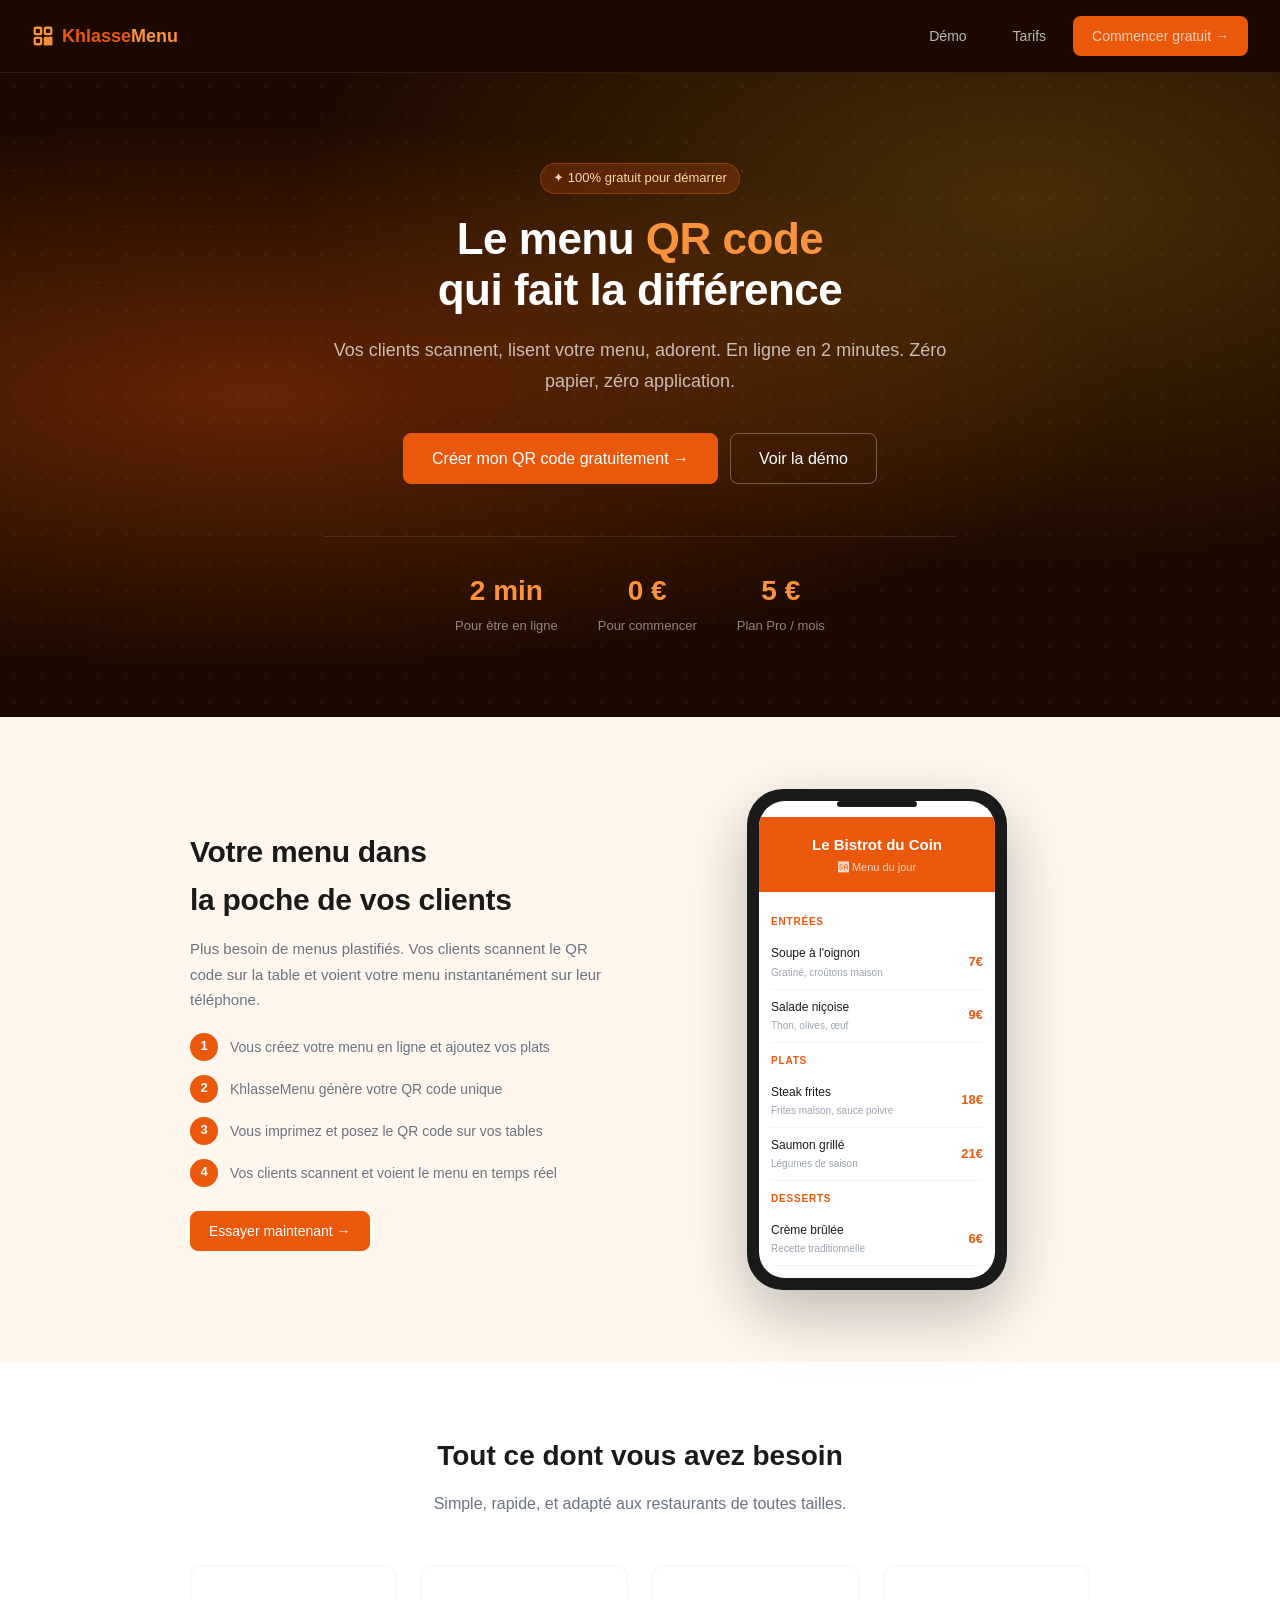
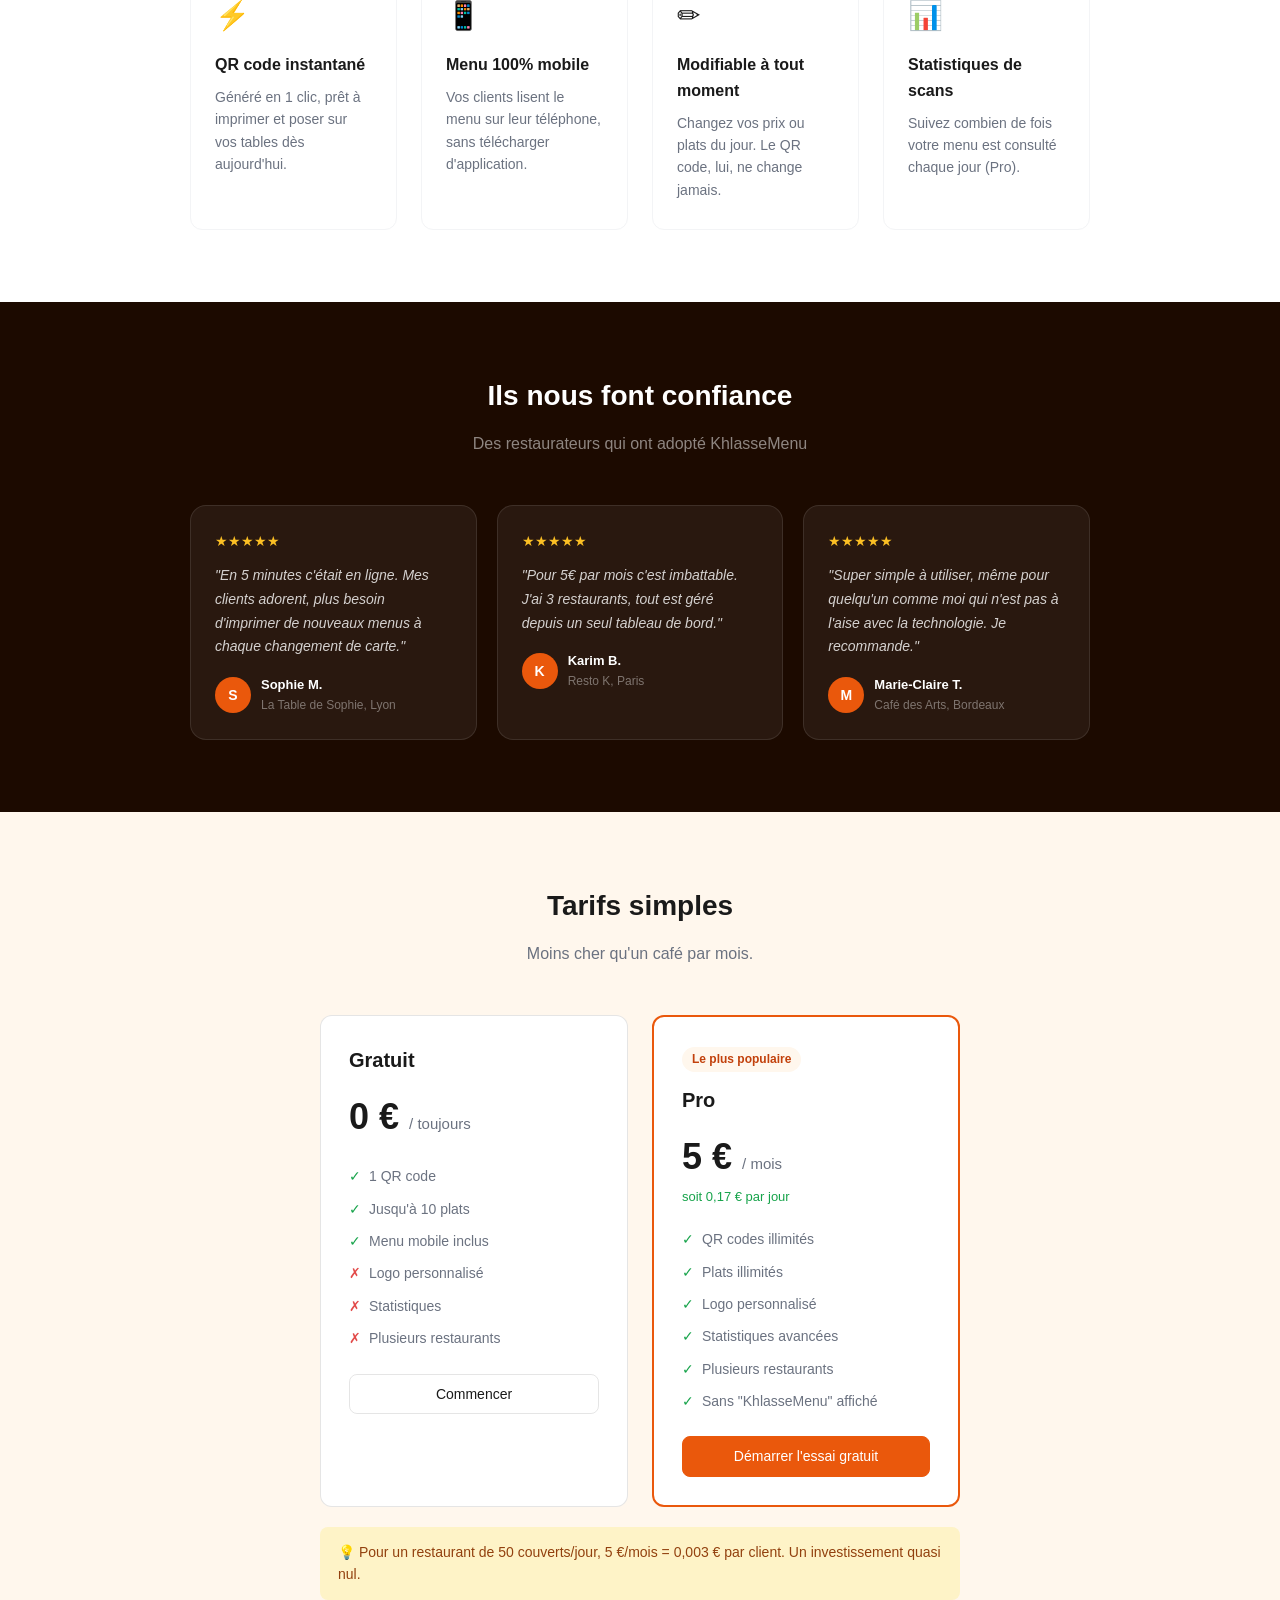
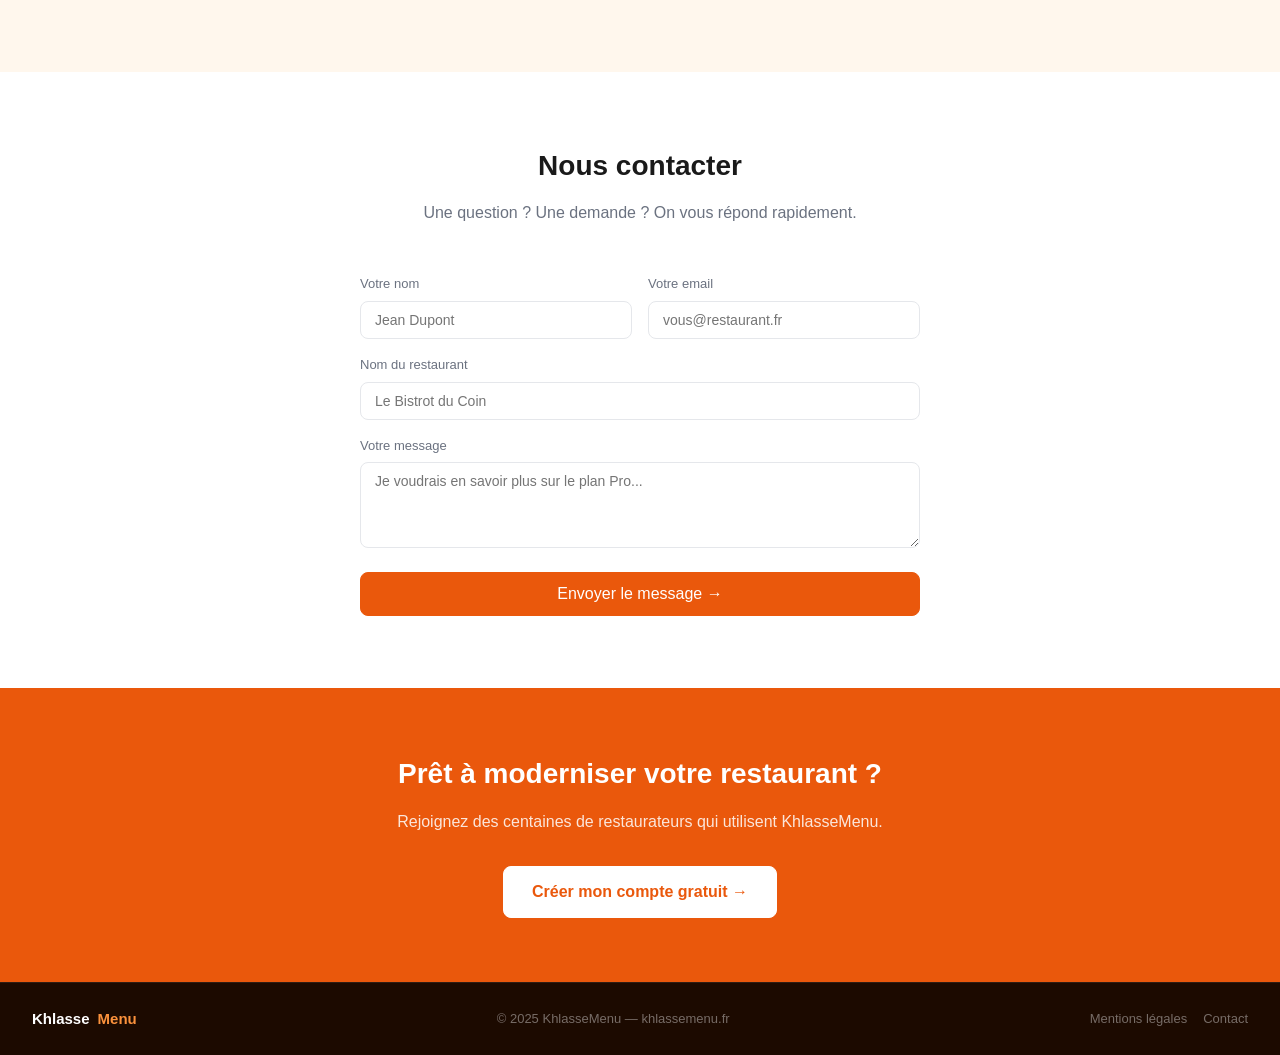
<file: index.html>
﻿<!DOCTYPE html>
<html lang="fr">
<head>
  <meta charset="UTF-8">
  <meta name="viewport" content="width=device-width, initial-scale=1.0">
  <title>KhlasseMenu — QR code menu pour restaurants</title>
  <meta name="description" content="Cr&eacute;ez un menu digital QR code pour votre restaurant en 2 minutes. Gratuit pour d&eacute;marrer, Pro &agrave; 5€/mois.">
  <link rel="stylesheet" href="style.css">
  <style>
    :root {
      --blue: #EA580C;
      --blue-dark: #C2410C;
      --blue-light: #FFF7ED;
      --green: #16A34A;
      --red: #E24B4A;
    }

    body { background: #fff; }

    .hero-wrap {
      position: relative;
      overflow: hidden;
      background: #1C0A00;
    }

    .hero-bg {
      position: absolute;
      inset: 0;
      background:
        radial-gradient(ellipse at 20% 50%, rgba(234,88,12,0.35) 0%, transparent 60%),
        radial-gradient(ellipse at 80% 20%, rgba(251,191,36,0.2) 0%, transparent 50%);
    }

    .hero-dots {
      position: absolute;
      inset: 0;
      background-image: radial-gradient(rgba(255,255,255,0.06) 1px, transparent 1px);
      background-size: 28px 28px;
    }

    .hero {
      position: relative;
      z-index: 2;
      text-align: center;
      padding: 90px 24px 80px;
      max-width: 680px;
      margin: 0 auto;
    }

    .hero .badge {
      background: rgba(234,88,12,0.2);
      color: #FED7AA;
      border: 1px solid rgba(234,88,12,0.4);
    }

    .hero h1 {
      font-size: 44px;
      font-weight: 800;
      line-height: 1.15;
      margin-bottom: 20px;
      color: #fff;
      letter-spacing: -0.5px;
    }

    .hero h1 span { color: #FB923C; }

    .hero p {
      font-size: 18px;
      color: rgba(255,255,255,0.7);
      margin-bottom: 36px;
    }

    .btn-primary {
      background: #EA580C;
      border-color: #EA580C;
    }
    .btn-primary:hover { background: #C2410C; border-color: #C2410C; }

    .btn-ghost {
      border-color: rgba(255,255,255,0.3);
      color: #fff;
      background: transparent;
    }
    .btn-ghost:hover { background: rgba(255,255,255,0.1); }

    .hero-stats {
      display: flex;
      justify-content: center;
      gap: 40px;
      margin-top: 52px;
      padding-top: 32px;
      border-top: 1px solid rgba(255,255,255,0.1);
    }

    .hero-stat { text-align: center; }
    .hero-stat .num { font-size: 28px; font-weight: 800; color: #FB923C; }
    .hero-stat .lbl { font-size: 13px; color: rgba(255,255,255,0.5); margin-top: 2px; }

    /* DEMO */
    .demo-section {
      padding: 72px 24px;
      background: #FFF7ED;
    }

    .demo-inner {
      max-width: 900px;
      margin: 0 auto;
      display: grid;
      grid-template-columns: 1fr 1fr;
      gap: 48px;
      align-items: center;
    }

    .demo-text h2 { font-size: 30px; font-weight: 800; margin-bottom: 12px; letter-spacing: -0.3px; }
    .demo-text p { font-size: 15px; color: var(--text-muted); line-height: 1.7; margin-bottom: 20px; }

    .demo-steps { display: flex; flex-direction: column; gap: 14px; }
    .demo-step { display: flex; align-items: flex-start; gap: 12px; }
    .demo-step-num {
      min-width: 28px; height: 28px;
      border-radius: 50%;
      background: #EA580C;
      color: #fff;
      font-size: 13px;
      font-weight: 700;
      display: flex; align-items: center; justify-content: center;
    }
    .demo-step-text { font-size: 14px; color: var(--text-muted); line-height: 1.5; padding-top: 4px; }

    .phone-frame {
      background: #1a1a1a;
      border-radius: 36px;
      padding: 12px;
      max-width: 260px;
      margin: 0 auto;
      box-shadow: 0 24px 64px rgba(0,0,0,0.25);
    }

    .phone-screen {
      background: #fff;
      border-radius: 26px;
      overflow: hidden;
    }

    .phone-header {
      background: #EA580C;
      padding: 16px;
      text-align: center;
    }

    .phone-header .resto-name {
      color: #fff;
      font-size: 15px;
      font-weight: 700;
    }

    .phone-header .resto-sub {
      color: rgba(255,255,255,0.75);
      font-size: 11px;
      margin-top: 2px;
    }

    .phone-body { padding: 12px; }

    .phone-cat {
      font-size: 10px;
      font-weight: 700;
      color: #EA580C;
      text-transform: uppercase;
      letter-spacing: .08em;
      margin: 10px 0 6px;
    }

    .phone-dish {
      display: flex;
      justify-content: space-between;
      align-items: center;
      padding: 8px 0;
      border-bottom: 1px solid #f3f4f6;
    }

    .phone-dish-name { font-size: 12px; font-weight: 500; color: #1a1a1a; }
    .phone-dish-desc { font-size: 10px; color: #9ca3af; margin-top: 1px; }
    .phone-dish-price { font-size: 13px; font-weight: 700; color: #EA580C; }

    .phone-notch {
      width: 80px; height: 6px;
      background: #1a1a1a;
      border-radius: 3px;
      margin: 0 auto 10px;
    }

    /* FEATURES */
    .features-section { padding: 72px 24px; background: #fff; }
    .feat-card { border-color: #f3f4f6; }
    .feat-icon { font-size: 28px; margin-bottom: 14px; }

    /* TESTIMONIALS */
    .testi-section {
      padding: 72px 24px;
      background: #1C0A00;
    }

    .testi-section .section-title { color: #fff; }
    .testi-section .section-sub { color: rgba(255,255,255,0.5); }

    .testi-grid {
      display: grid;
      grid-template-columns: repeat(auto-fit, minmax(240px, 1fr));
      gap: 20px;
      max-width: 900px;
      margin: 0 auto;
    }

    .testi-card {
      background: rgba(255,255,255,0.06);
      border: 1px solid rgba(255,255,255,0.1);
      border-radius: 16px;
      padding: 24px;
    }

    .testi-stars { color: #FBBF24; font-size: 14px; margin-bottom: 12px; }

    .testi-text {
      font-size: 14px;
      color: rgba(255,255,255,0.8);
      line-height: 1.7;
      margin-bottom: 16px;
      font-style: italic;
    }

    .testi-author { display: flex; align-items: center; gap: 10px; }

    .testi-avatar {
      width: 36px; height: 36px;
      border-radius: 50%;
      background: #EA580C;
      display: flex; align-items: center; justify-content: center;
      font-size: 14px; font-weight: 700; color: #fff;
    }

    .testi-name { font-size: 13px; font-weight: 600; color: #fff; }
    .testi-role { font-size: 12px; color: rgba(255,255,255,0.4); }

    /* PRICING */
    .pricing-section { padding: 72px 24px; background: #FFF7ED; }

    .plan.featured { border-color: #EA580C; }
    .plan-badge { background: #FFF7ED; color: #C2410C; }

    .roi-note { background: #FEF3C7; color: #92400E; }

    /* CTA */
    .cta-section { background: #EA580C; }
    .btn-white:hover { background: #FFF7ED; color: #C2410C; }

    /* NAV */
    .nav { background: #1C0A00; border-bottom-color: rgba(255,255,255,0.08); }
    .logo { color: #fff; }
    .nav .btn { color: rgba(255,255,255,0.7); border-color: transparent; }
    .nav .btn:hover { background: rgba(255,255,255,0.08); color: #fff; }

    footer { background: #1C0A00; border-top-color: rgba(255,255,255,0.08); color: rgba(255,255,255,0.4); }
    footer a { color: rgba(255,255,255,0.4); }
    footer .logo { color: #fff; }

    @media (max-width: 680px) {
      .hero h1 { font-size: 30px; }
      .demo-inner { grid-template-columns: 1fr; }
      .phone-frame { max-width: 220px; }
      .hero-stats { gap: 20px; }
    }
  </style>
</head>
<body>

  <nav class="nav">
    <div class="logo">
      <svg width="22" height="22" viewBox="0 0 24 24" fill="none" stroke="#FB923C" stroke-width="2.5"><rect x="3" y="3" width="7" height="7" rx="1"/><rect x="14" y="3" width="7" height="7" rx="1"/><rect x="3" y="14" width="7" height="7" rx="1"/><rect x="14" y="14" width="3" height="3" rx="0.5"/><rect x="19" y="14" width="2" height="2"/><rect x="14" y="19" width="2" height="2"/><rect x="18" y="18" width="3" height="3"/></svg>
      <span>Khlasse<span style="color:#FB923C">Menu</span></span>
    </div>
    <div class="nav-links">
      <a href="#demo" class="btn">D&eacute;mo</a>
      <a href="#pricing" class="btn">Tarifs</a>
      <a href="dashboard.html" class="btn btn-primary">Commencer gratuit →</a>
    </div>
  </nav>

  <div class="hero-wrap">
    <div class="hero-bg"></div>
    <div class="hero-dots"></div>
    <div class="hero">
      <div class="badge">&#10022; 100% gratuit pour d&eacute;marrer</div>
      <h1>Le menu <span>QR code</span><br>qui fait la diff&eacute;rence</h1>
      <p>Vos clients scannent, lisent votre menu, adorent. En ligne en 2 minutes. Z&eacute;ro papier, z&eacute;ro application.</p>
      <div class="hero-btns">
        <a href="dashboard.html" class="btn btn-primary btn-lg">Cr&eacute;er mon QR code gratuitement →</a>
        <a href="#demo" class="btn btn-ghost btn-lg">Voir la d&eacute;mo</a>
      </div>
      <div class="hero-stats">
        <div class="hero-stat"><div class="num">2 min</div><div class="lbl">Pour &ecirc;tre en ligne</div></div>
        <div class="hero-stat"><div class="num">0 €</div><div class="lbl">Pour commencer</div></div>
        <div class="hero-stat"><div class="num">5 €</div><div class="lbl">Plan Pro / mois</div></div>
      </div>
    </div>
  </div>

  <section class="demo-section" id="demo">
    <div class="demo-inner">
      <div class="demo-text">
        <h2>Votre menu dans<br>la poche de vos clients</h2>
        <p>Plus besoin de menus plastifi&eacute;s. Vos clients scannent le QR code sur la table et voient votre menu instantan&eacute;ment sur leur t&eacute;l&eacute;phone.</p>
        <div class="demo-steps">
          <div class="demo-step">
            <div class="demo-step-num">1</div>
            <div class="demo-step-text">Vous cr&eacute;ez votre menu en ligne et ajoutez vos plats</div>
          </div>
          <div class="demo-step">
            <div class="demo-step-num">2</div>
            <div class="demo-step-text">KhlasseMenu g&eacute;n&egrave;re votre QR code unique</div>
          </div>
          <div class="demo-step">
            <div class="demo-step-num">3</div>
            <div class="demo-step-text">Vous imprimez et posez le QR code sur vos tables</div>
          </div>
          <div class="demo-step">
            <div class="demo-step-num">4</div>
            <div class="demo-step-text">Vos clients scannent et voient le menu en temps r&eacute;el</div>
          </div>
        </div>
        <a href="dashboard.html" class="btn btn-primary" style="margin-top:24px;display:inline-flex">Essayer maintenant →</a>
      </div>
      <div>
        <div class="phone-frame">
          <div class="phone-screen">
            <div class="phone-notch"></div>
            <div class="phone-header">
              <div class="resto-name">Le Bistrot du Coin</div>
              <div class="resto-sub">&#127373; Menu du jour</div>
            </div>
            <div class="phone-body">
              <div class="phone-cat">Entr&eacute;es</div>
              <div class="phone-dish">
                <div><div class="phone-dish-name">Soupe &agrave; l'oignon</div><div class="phone-dish-desc">Gratin&eacute;, cro&ucirc;tons maison</div></div>
                <div class="phone-dish-price">7€</div>
              </div>
              <div class="phone-dish">
                <div><div class="phone-dish-name">Salade ni&ccedil;oise</div><div class="phone-dish-desc">Thon, olives, œuf</div></div>
                <div class="phone-dish-price">9€</div>
              </div>
              <div class="phone-cat">Plats</div>
              <div class="phone-dish">
                <div><div class="phone-dish-name">Steak frites</div><div class="phone-dish-desc">Frites maison, sauce poivre</div></div>
                <div class="phone-dish-price">18€</div>
              </div>
              <div class="phone-dish">
                <div><div class="phone-dish-name">Saumon grill&eacute;</div><div class="phone-dish-desc">L&eacute;gumes de saison</div></div>
                <div class="phone-dish-price">21€</div>
              </div>
              <div class="phone-cat">Desserts</div>
              <div class="phone-dish">
                <div><div class="phone-dish-name">Cr&egrave;me br&ucirc;l&eacute;e</div><div class="phone-dish-desc">Recette traditionnelle</div></div>
                <div class="phone-dish-price">6€</div>
              </div>
            </div>
          </div>
        </div>
      </div>
    </div>
  </section>

  <section class="features-section" id="features">
    <div class="container">
      <h2 class="section-title">Tout ce dont vous avez besoin</h2>
      <p class="section-sub">Simple, rapide, et adapt&eacute; aux restaurants de toutes tailles.</p>
      <div class="features-grid">
        <div class="feat-card">
          <div class="feat-icon">&#9889;</div>
          <h3>QR code instantan&eacute;</h3>
          <p>G&eacute;n&eacute;r&eacute; en 1 clic, pr&ecirc;t &agrave; imprimer et poser sur vos tables d&egrave;s aujourd'hui.</p>
        </div>
        <div class="feat-card">
          <div class="feat-icon">&#128241;</div>
          <h3>Menu 100% mobile</h3>
          <p>Vos clients lisent le menu sur leur t&eacute;l&eacute;phone, sans t&eacute;l&eacute;charger d'application.</p>
        </div>
        <div class="feat-card">
          <div class="feat-icon">&#9999;</div>
          <h3>Modifiable &agrave; tout moment</h3>
          <p>Changez vos prix ou plats du jour. Le QR code, lui, ne change jamais.</p>
        </div>
        <div class="feat-card">
          <div class="feat-icon">&#128202;</div>
          <h3>Statistiques de scans</h3>
          <p>Suivez combien de fois votre menu est consult&eacute; chaque jour (Pro).</p>
        </div>
      </div>
    </div>
  </section>

  <section class="testi-section">
    <div class="container">
      <h2 class="section-title">Ils nous font confiance</h2>
      <p class="section-sub">Des restaurateurs qui ont adopt&eacute; KhlasseMenu</p>
      <div class="testi-grid">
        <div class="testi-card">
          <div class="testi-stars">&#9733;&#9733;&#9733;&#9733;&#9733;</div>
          <p class="testi-text">"En 5 minutes c'&eacute;tait en ligne. Mes clients adorent, plus besoin d'imprimer de nouveaux menus &agrave; chaque changement de carte."</p>
          <div class="testi-author">
            <div class="testi-avatar">S</div>
            <div>
              <div class="testi-name">Sophie M.</div>
              <div class="testi-role">La Table de Sophie, Lyon</div>
            </div>
          </div>
        </div>
        <div class="testi-card">
          <div class="testi-stars">&#9733;&#9733;&#9733;&#9733;&#9733;</div>
          <p class="testi-text">"Pour 5€ par mois c'est imbattable. J'ai 3 restaurants, tout est g&eacute;r&eacute; depuis un seul tableau de bord."</p>
          <div class="testi-author">
            <div class="testi-avatar">K</div>
            <div>
              <div class="testi-name">Karim B.</div>
              <div class="testi-role">Resto K, Paris</div>
            </div>
          </div>
        </div>
        <div class="testi-card">
          <div class="testi-stars">&#9733;&#9733;&#9733;&#9733;&#9733;</div>
          <p class="testi-text">"Super simple &agrave; utiliser, m&ecirc;me pour quelqu'un comme moi qui n'est pas &agrave; l'aise avec la technologie. Je recommande."</p>
          <div class="testi-author">
            <div class="testi-avatar">M</div>
            <div>
              <div class="testi-name">Marie-Claire T.</div>
              <div class="testi-role">Caf&eacute; des Arts, Bordeaux</div>
            </div>
          </div>
        </div>
      </div>
    </div>
  </section>

  <section class="pricing-section" id="pricing">
    <div class="container">
      <h2 class="section-title">Tarifs simples</h2>
      <p class="section-sub">Moins cher qu'un caf&eacute; par mois.</p>
      <div class="plans">
        <div class="plan">
          <h3>Gratuit</h3>
          <div class="price">0 € <span>/ toujours</span></div>
          <ul>
            <li><span class="check">✓</span> 1 QR code</li>
            <li><span class="check">✓</span> Jusqu'&agrave; 10 plats</li>
            <li><span class="check">✓</span> Menu mobile inclus</li>
            <li><span class="cross">✗</span> Logo personnalis&eacute;</li>
            <li><span class="cross">✗</span> Statistiques</li>
            <li><span class="cross">✗</span> Plusieurs restaurants</li>
          </ul>
          <a href="dashboard.html" class="btn" style="width:100%;justify-content:center">Commencer</a>
        </div>
        <div class="plan featured">
          <div class="plan-badge">Le plus populaire</div>
          <h3>Pro</h3>
          <div class="price">5 € <span>/ mois</span><small>soit 0,17 € par jour</small></div>
          <ul>
            <li><span class="check">✓</span> QR codes illimit&eacute;s</li>
            <li><span class="check">✓</span> Plats illimit&eacute;s</li>
            <li><span class="check">✓</span> Logo personnalis&eacute;</li>
            <li><span class="check">✓</span> Statistiques avanc&eacute;es</li>
            <li><span class="check">✓</span> Plusieurs restaurants</li>
            <li><span class="check">✓</span> Sans "KhlasseMenu" affich&eacute;</li>
          </ul>
          <a href="dashboard.html" class="btn btn-primary" style="width:100%;justify-content:center">D&eacute;marrer l'essai gratuit</a>
        </div>
      </div>
      <div class="roi-note">
        &#128161; Pour un restaurant de 50 couverts/jour, 5 €/mois = 0,003 € par client. Un investissement quasi nul.
      </div>
    </div>
  </section>

  <section id="contact" style="padding:72px 24px;background:#fff">
    <div class="container" style="max-width:560px">
      <h2 class="section-title">Nous contacter</h2>
      <p class="section-sub">Une question ? Une demande ? On vous r&eacute;pond rapidement.</p>
      <form action="https://formspree.io/f/xqeogalr" method="POST" id="contact-form" style="display:flex;flex-direction:column;gap:16px">
        <div style="display:grid;grid-template-columns:1fr 1fr;gap:16px">
          <div>
            <label style="display:block;font-size:13px;font-weight:500;color:#6b7280;margin-bottom:6px">Votre nom</label>
            <input type="text" name="nom" required placeholder="Jean Dupont" style="width:100%;padding:10px 14px;border:1px solid #e5e7eb;border-radius:8px;font-size:14px;font-family:inherit;outline:none">
          </div>
          <div>
            <label style="display:block;font-size:13px;font-weight:500;color:#6b7280;margin-bottom:6px">Votre email</label>
            <input type="email" name="email" required placeholder="vous@restaurant.fr" style="width:100%;padding:10px 14px;border:1px solid #e5e7eb;border-radius:8px;font-size:14px;font-family:inherit;outline:none">
          </div>
        </div>
        <div>
          <label style="display:block;font-size:13px;font-weight:500;color:#6b7280;margin-bottom:6px">Nom du restaurant</label>
          <input type="text" name="restaurant" placeholder="Le Bistrot du Coin" style="width:100%;padding:10px 14px;border:1px solid #e5e7eb;border-radius:8px;font-size:14px;font-family:inherit;outline:none">
        </div>
        <div>
          <label style="display:block;font-size:13px;font-weight:500;color:#6b7280;margin-bottom:6px">Votre message</label>
          <textarea name="message" required rows="4" placeholder="Je voudrais en savoir plus sur le plan Pro..." style="width:100%;padding:10px 14px;border:1px solid #e5e7eb;border-radius:8px;font-size:14px;font-family:inherit;outline:none;resize:vertical"></textarea>
        </div>
        <input type="hidden" name="_subject" value="Nouveau message KhlasseMenu">
        <button type="submit" class="btn btn-primary btn-lg" style="width:100%;justify-content:center">Envoyer le message →</button>
        <p id="form-success" style="display:none;text-align:center;color:#16A34A;font-size:14px;font-weight:500">&#10003; Message envoy&eacute; ! On vous r&eacute;pond sous 24h.</p>
      </form>
    </div>
  </section>

  <section class="cta-section">
    <h2>Pr&ecirc;t &agrave; moderniser votre restaurant ?</h2>
    <p>Rejoignez des centaines de restaurateurs qui utilisent KhlasseMenu.</p>
    <a href="dashboard.html" class="btn btn-white btn-lg">Cr&eacute;er mon compte gratuit →</a>
  </section>

  <script>
    var form = document.getElementById('contact-form');
    if(form) {
      form.addEventListener('submit', function(e) {
        e.preventDefault();
        var data = new FormData(form);
        fetch('https://formspree.io/f/xqeogalr', { method:'POST', body:data, headers:{'Accept':'application/json'} })
          .then(function(r) {
            if(r.ok) {
              form.reset();
              document.getElementById('form-success').style.display = 'block';
            }
          });
      });
    }
  </script>

  <footer>
    <div class="logo" style="font-size:15px;color:#fff">
      Khlasse<span style="color:#FB923C">Menu</span>
    </div>
    <div>© 2025 KhlasseMenu — khlassemenu.fr</div>
    <div style="display:flex;gap:16px">
      <a href="#">Mentions l&eacute;gales</a>
      <a href="#">Contact</a>
    </div>
  </footer>

</body>
</html>
</file>
<file: style.css>
* {
  box-sizing: border-box;
  margin: 0;
  padding: 0;
}

:root {
  --blue: #185FA5;
  --blue-dark: #0C447C;
  --blue-light: #E6F1FB;
  --green: #1D9E75;
  --red: #E24B4A;
  --text: #1a1a1a;
  --text-muted: #6b7280;
  --text-hint: #9ca3af;
  --border: rgba(0,0,0,0.1);
  --bg: #ffffff;
  --bg-secondary: #f9fafb;
  --radius: 8px;
  --radius-lg: 12px;
}

body {
  font-family: -apple-system, BlinkMacSystemFont, 'Segoe UI', sans-serif;
  color: var(--text);
  background: var(--bg-secondary);
  font-size: 16px;
  line-height: 1.6;
}

a {
  color: var(--blue);
  text-decoration: none;
}

/* NAV */
.nav {
  display: flex;
  align-items: center;
  justify-content: space-between;
  padding: 16px 32px;
  background: var(--bg);
  border-bottom: 1px solid var(--border);
  position: sticky;
  top: 0;
  z-index: 100;
}

.logo {
  font-size: 18px;
  font-weight: 600;
  color: var(--text);
  display: flex;
  align-items: center;
  gap: 8px;
}

.logo span {
  color: var(--blue);
}

.nav-links {
  display: flex;
  align-items: center;
  gap: 8px;
}

/* BUTTONS */
.btn {
  padding: 8px 18px;
  border-radius: var(--radius);
  border: 1px solid var(--border);
  background: transparent;
  color: var(--text);
  font-size: 14px;
  font-weight: 500;
  cursor: pointer;
  font-family: inherit;
  transition: all 0.15s;
  text-decoration: none;
  display: inline-flex;
  align-items: center;
  gap: 6px;
}

.btn:hover {
  background: var(--bg-secondary);
}

.btn-primary {
  background: var(--blue);
  color: #fff;
  border-color: var(--blue);
}

.btn-primary:hover {
  background: var(--blue-dark);
  border-color: var(--blue-dark);
  color: #fff;
}

.btn-lg {
  padding: 12px 28px;
  font-size: 16px;
}

/* HERO */
.hero {
  text-align: center;
  padding: 80px 24px 64px;
  max-width: 640px;
  margin: 0 auto;
}

.badge {
  display: inline-block;
  font-size: 13px;
  padding: 4px 12px;
  border-radius: 20px;
  background: var(--blue-light);
  color: var(--blue-dark);
  font-weight: 500;
  margin-bottom: 20px;
}

.hero h1 {
  font-size: 40px;
  font-weight: 700;
  line-height: 1.2;
  margin-bottom: 20px;
  color: var(--text);
}

.hero h1 span {
  color: var(--blue);
}

.hero p {
  font-size: 18px;
  color: var(--text-muted);
  margin-bottom: 36px;
  line-height: 1.7;
}

.hero-btns {
  display: flex;
  gap: 12px;
  justify-content: center;
  flex-wrap: wrap;
}

/* FEATURES */
.section {
  padding: 64px 24px;
}

.section-alt {
  background: var(--bg);
}

.section-title {
  text-align: center;
  font-size: 28px;
  font-weight: 700;
  margin-bottom: 12px;
}

.section-sub {
  text-align: center;
  color: var(--text-muted);
  font-size: 16px;
  margin-bottom: 48px;
}

.container {
  max-width: 900px;
  margin: 0 auto;
}

.features-grid {
  display: grid;
  grid-template-columns: repeat(auto-fit, minmax(200px, 1fr));
  gap: 24px;
}

.feat-card {
  background: var(--bg);
  border: 1px solid var(--border);
  border-radius: var(--radius-lg);
  padding: 28px 24px;
}

.feat-icon {
  font-size: 32px;
  margin-bottom: 16px;
}

.feat-card h3 {
  font-size: 16px;
  font-weight: 600;
  margin-bottom: 8px;
}

.feat-card p {
  font-size: 14px;
  color: var(--text-muted);
  line-height: 1.6;
}

/* HOW IT WORKS */
.steps {
  display: grid;
  grid-template-columns: repeat(auto-fit, minmax(200px, 1fr));
  gap: 32px;
}

.step {
  text-align: center;
}

.step-num {
  width: 48px;
  height: 48px;
  border-radius: 50%;
  background: var(--blue-light);
  color: var(--blue-dark);
  font-size: 20px;
  font-weight: 700;
  display: flex;
  align-items: center;
  justify-content: center;
  margin: 0 auto 16px;
}

.step h3 {
  font-size: 16px;
  font-weight: 600;
  margin-bottom: 8px;
}

.step p {
  font-size: 14px;
  color: var(--text-muted);
}

/* PRICING */
.plans {
  display: grid;
  grid-template-columns: 1fr 1fr;
  gap: 24px;
  max-width: 640px;
  margin: 0 auto;
}

.plan {
  background: var(--bg);
  border: 1px solid var(--border);
  border-radius: var(--radius-lg);
  padding: 28px;
}

.plan.featured {
  border: 2px solid var(--blue);
}

.plan-badge {
  font-size: 12px;
  font-weight: 600;
  padding: 3px 10px;
  border-radius: 20px;
  background: var(--blue-light);
  color: var(--blue-dark);
  display: inline-block;
  margin-bottom: 12px;
}

.plan h3 {
  font-size: 20px;
  font-weight: 700;
  margin-bottom: 8px;
}

.price {
  font-size: 36px;
  font-weight: 700;
  margin: 12px 0 4px;
  color: var(--text);
}

.price span {
  font-size: 15px;
  font-weight: 400;
  color: var(--text-muted);
}

.price small {
  display: block;
  font-size: 13px;
  font-weight: 400;
  color: var(--green);
  margin-top: 2px;
}

.plan ul {
  list-style: none;
  margin: 20px 0 24px;
  display: flex;
  flex-direction: column;
  gap: 10px;
}

.plan li {
  font-size: 14px;
  color: var(--text-muted);
  display: flex;
  align-items: center;
  gap: 8px;
}

.plan li .check { color: var(--green); }
.plan li .cross { color: var(--red); }

.roi-note {
  background: #EAF3DE;
  border-radius: var(--radius);
  padding: 14px 18px;
  font-size: 14px;
  color: #3B6D11;
  margin-top: 20px;
  display: flex;
  align-items: flex-start;
  gap: 10px;
  max-width: 640px;
  margin-left: auto;
  margin-right: auto;
}

/* CTA BOTTOM */
.cta-section {
  text-align: center;
  padding: 64px 24px;
  background: var(--blue);
  color: #fff;
}

.cta-section h2 {
  font-size: 28px;
  font-weight: 700;
  margin-bottom: 12px;
}

.cta-section p {
  font-size: 16px;
  opacity: 0.85;
  margin-bottom: 32px;
}

.btn-white {
  background: #fff;
  color: var(--blue);
  border-color: #fff;
  font-weight: 600;
}

.btn-white:hover {
  background: #f0f4ff;
  color: var(--blue-dark);
}

/* FOOTER */
footer {
  background: var(--bg);
  border-top: 1px solid var(--border);
  padding: 24px 32px;
  display: flex;
  align-items: center;
  justify-content: space-between;
  font-size: 13px;
  color: var(--text-muted);
}

/* DASHBOARD */
.dash-nav {
  background: var(--bg);
  border-bottom: 1px solid var(--border);
  padding: 0 32px;
  display: flex;
  gap: 0;
}

.dash-tab {
  padding: 16px 20px;
  font-size: 14px;
  font-weight: 500;
  cursor: pointer;
  color: var(--text-muted);
  border-bottom: 2px solid transparent;
  display: flex;
  align-items: center;
  gap: 6px;
  transition: all 0.15s;
}

.dash-tab:hover { color: var(--text); }
.dash-tab.active { color: var(--blue); border-bottom-color: var(--blue); }

.dash-body {
  padding: 32px;
  max-width: 1000px;
}

.plan-info {
  display: flex;
  align-items: center;
  justify-content: space-between;
  background: var(--bg);
  border: 1px solid var(--border);
  border-radius: var(--radius-lg);
  padding: 18px 24px;
  margin-bottom: 28px;
}

.plan-bar {
  width: 160px;
  height: 6px;
  background: var(--border);
  border-radius: 3px;
  margin-top: 8px;
  overflow: hidden;
}

.plan-bar-fill {
  height: 100%;
  background: var(--blue);
  border-radius: 3px;
}

.section-header {
  display: flex;
  align-items: center;
  justify-content: space-between;
  margin-bottom: 20px;
}

.section-header h2 {
  font-size: 18px;
  font-weight: 600;
}

.qr-grid {
  display: grid;
  grid-template-columns: repeat(auto-fill, minmax(220px, 1fr));
  gap: 20px;
}

.qr-card {
  background: var(--bg);
  border: 1px solid var(--border);
  border-radius: var(--radius-lg);
  padding: 20px;
  display: flex;
  flex-direction: column;
  gap: 12px;
}

.qr-card-name {
  font-size: 15px;
  font-weight: 600;
}

.qr-card-meta {
  font-size: 13px;
  color: var(--text-muted);
  display: flex;
  align-items: center;
  gap: 6px;
}

.qr-preview {
  background: var(--bg-secondary);
  border-radius: var(--radius);
  height: 130px;
  display: flex;
  align-items: center;
  justify-content: center;
}

.qr-card-actions {
  display: flex;
  gap: 8px;
}

.qr-card-actions button {
  flex: 1;
  font-size: 13px;
  padding: 7px;
  border-radius: var(--radius);
  border: 1px solid var(--border);
  background: transparent;
  cursor: pointer;
  font-family: inherit;
  font-weight: 500;
  display: flex;
  align-items: center;
  justify-content: center;
  gap: 4px;
  transition: background 0.15s;
}

.qr-card-actions button:hover { background: var(--bg-secondary); }

.new-qr-btn {
  border: 1.5px dashed var(--border);
  background: transparent;
  border-radius: var(--radius-lg);
  padding: 20px;
  display: flex;
  flex-direction: column;
  align-items: center;
  justify-content: center;
  gap: 10px;
  cursor: pointer;
  min-height: 240px;
  transition: background 0.15s;
  width: 100%;
  font-family: inherit;
}

.new-qr-btn:hover { background: var(--bg-secondary); }

.new-qr-btn .icon { font-size: 32px; color: var(--text-hint); }
.new-qr-btn span { font-size: 14px; color: var(--text-muted); font-weight: 500; }

/* STATS */
.stats-grid {
  display: grid;
  grid-template-columns: repeat(4, 1fr);
  gap: 16px;
  margin-bottom: 32px;
}

.stat-card {
  background: var(--bg);
  border: 1px solid var(--border);
  border-radius: var(--radius-lg);
  padding: 20px;
}

.stat-card .label {
  font-size: 13px;
  color: var(--text-muted);
  margin-bottom: 8px;
}

.stat-card .value {
  font-size: 28px;
  font-weight: 700;
}

/* MODAL */
.modal-overlay {
  display: none;
  position: fixed;
  top: 0; left: 0; right: 0; bottom: 0;
  background: rgba(0,0,0,0.5);
  z-index: 200;
  align-items: center;
  justify-content: center;
}

.modal-overlay.open {
  display: flex;
}

.modal {
  background: var(--bg);
  border-radius: var(--radius-lg);
  padding: 28px;
  width: 380px;
  max-width: 90vw;
}

.modal h3 {
  font-size: 18px;
  font-weight: 600;
  margin-bottom: 20px;
}

.form-group {
  margin-bottom: 16px;
}

.form-group label {
  display: block;
  font-size: 13px;
  font-weight: 500;
  color: var(--text-muted);
  margin-bottom: 6px;
}

.form-group input {
  width: 100%;
  padding: 10px 14px;
  border: 1px solid var(--border);
  border-radius: var(--radius);
  font-size: 14px;
  font-family: inherit;
  background: var(--bg);
  color: var(--text);
  outline: none;
  transition: border 0.15s;
}

.form-group input:focus {
  border-color: var(--blue);
}

.modal-footer {
  display: flex;
  gap: 10px;
  justify-content: flex-end;
  margin-top: 24px;
}

/* TOAST */
.toast {
  position: fixed;
  bottom: 24px;
  right: 24px;
  background: #1a1a1a;
  color: #fff;
  padding: 12px 20px;
  border-radius: var(--radius);
  font-size: 14px;
  z-index: 300;
  opacity: 0;
  transform: translateY(10px);
  transition: all 0.3s;
  pointer-events: none;
}

.toast.show {
  opacity: 1;
  transform: translateY(0);
}

@media (max-width: 600px) {
  .hero h1 { font-size: 28px; }
  .plans { grid-template-columns: 1fr; }
  .stats-grid { grid-template-columns: repeat(2, 1fr); }
  .nav { padding: 14px 16px; }
  .dash-body { padding: 16px; }
}
</file>
